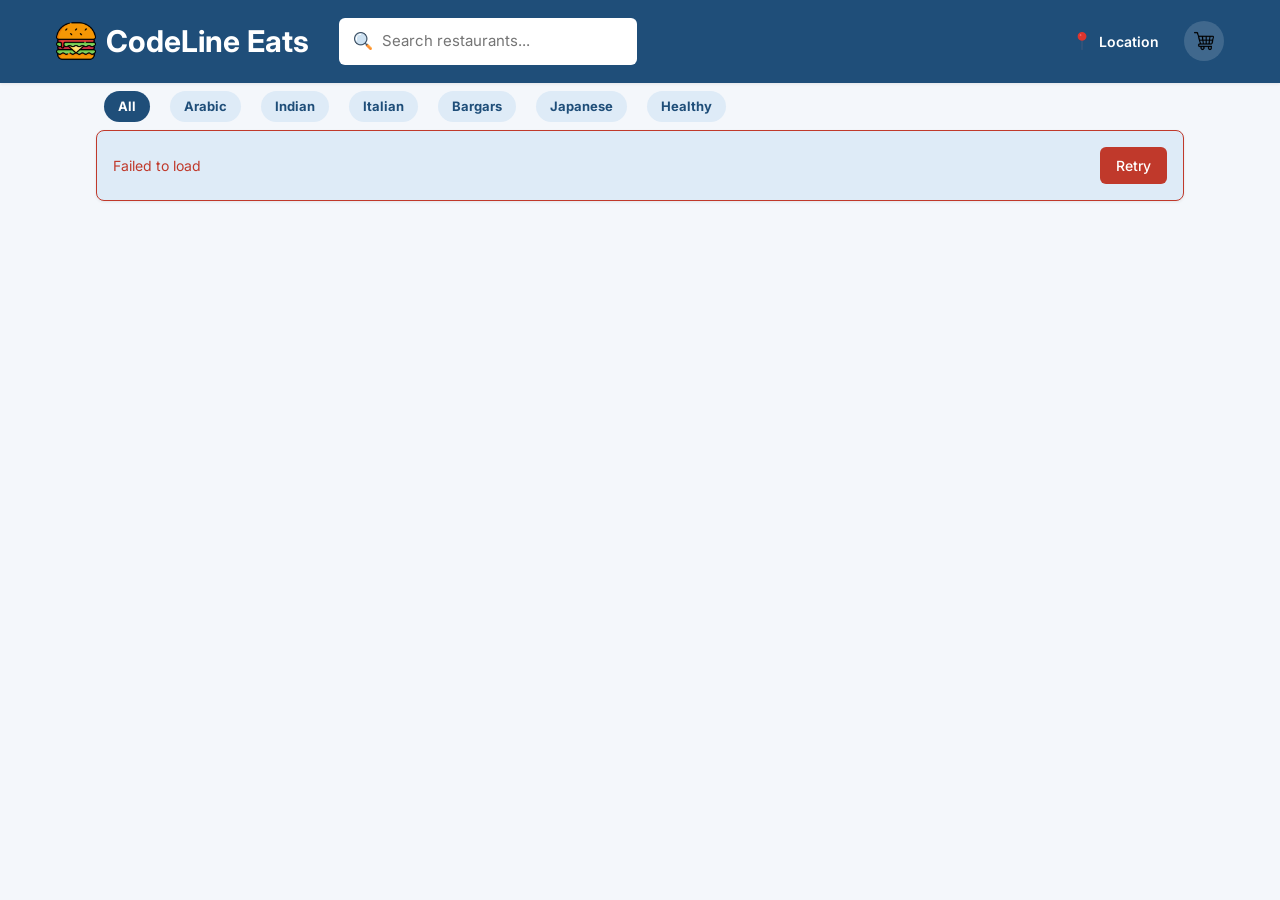
<file: index.html>
<!DOCTYPE html>
<html lang="en">
<head>
    <meta charset="UTF-8">
    <meta name="viewport" content="width=device-width, initial-scale=1.0">
    <title>CodeLine Eats</title>
    <link href="style/style.css" rel="stylesheet"/>    
    <link href="style/restaurant.css" rel="stylesheet"/>    
</head>
<body>

    <header class="header">
        <div class="container">

            <!-- Left -->
            <div class="header-left">
                <div class="logo">
                    <img src="images\burger.png" alt="logo">
                    <span>CodeLine Eats</span>
                </div>

                <div class="search-wrapper">
                    <div class="search-bar">
                        <img class="search-icon" src="images\search.png">
                        <input class="search-input" id="searchInput" placeholder="Search restaurants...">
                    </div>
                </div>
            </div>


            <!-- Right -->
            <div class="header-actions">

                <div class="location-picker">
                    <img class="action-icon" src="images/pin.png">
                    <span>Location</span>
                </div>

                <button class="cart-btn">
                    <img src="images/shopping-cart.png" alt="shping cart">
                </button>

            </div>

        </div>
    </header>

    <section class="container">
        <div class="filter-container">
            <button class="chip chip--active" data-cuisine="All">
                All
            </button>

            <button class="chip" data-cuisine="Arabic">
                Arabic
            </button>

             <button class="chip" data-cuisine="Indian">
                Indian
            </button>

            <button class="chip" data-cuisine="Italian">
                Italian
            </button>

            <button class="chip" data-cuisine="Bargars">
                Bargars
            </button>

            <button class="chip" data-cuisine="Japanese">
                Japanese
            </button>

            <button class="chip" data-cuisine="Healthy">
                Healthy
            </button>

        </div>

    </section>
    

    <main class="container restaurant-grid" id="container">

        <div id="errorMessage" class="message"></div>
        
        </main>

    <main class="container restaurant-grid" id="restaurantContainer">

       <!-- ==========================
                 Loading
        =========================== -->
        


        <!-- ===========================
                 Error
         =========================== -->
        <div id="errorMessage" class="message"></div>
        
       <!--===========================
                  Successful
         =========================== -->
         
        

    </main>
    <script src="api.js"></script>
    <script src="app.js"></script>

</body>
</html>
</file>
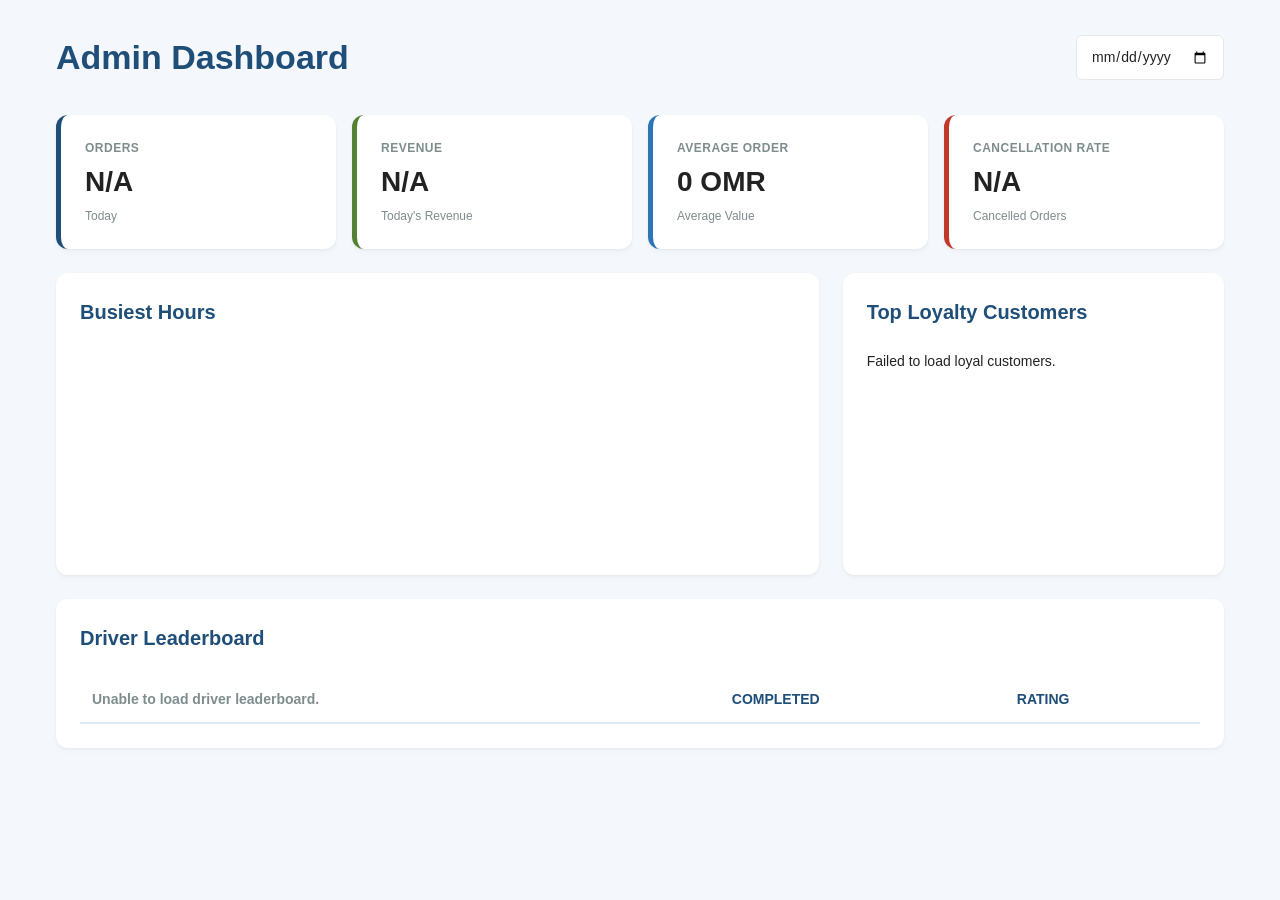
<file: admin.html>
<!DOCTYPE html>
<html lang="en">
<head>
    <meta charset="UTF-8">
    <meta name="viewport" content="width=device-width, initial-scale=1.0">
    <title>Admin Dashboard</title>
    <link href="style/style.css" rel="stylesheet"/>    
    <link rel="stylesheet" href="style/admin.css">

</head>

<body>

<div class="container">

    <!-- Header -->

    <header class="dashboard-header">

        <div>
            <h1>Admin Dashboard</h1>
        </div>

        <div class="date-box">
    <input 
        type="date"
        id="reportDate"
    >
</div>

    </header>

    <!-- Summary Cards -->

    <section class="summary-grid">

        <div class="card orders">

            <span class="card-title">Orders</span>

            <h2 id="restaurant-total-orders">0</h2>

            <span class="card-footer">Today</span>

        </div>

        <div class="card revenue" >

            <span class="card-title">Revenue</span>

            <h2 id="restaurant-revenue" id="restaurant-total-orders">0.00 OMR</h2>

            <span class="card-footer">Today's Revenue</span>

        </div>

        <div class="card average">

            <span class="card-title">Average Order</span>

            <h2 id="averageOrder">0 OMR</h2>

            <span class="card-footer">Average Value</span>

        </div>

        <div class="card cancel">

            <span class="card-title">Cancellation Rate</span>

            <h2 id="cancellation-rate">0%</h2>

            <span class="card-footer">Cancelled Orders</span>

        </div>

    </section>

    <!-- Charts & Customers -->

    <section class="middle-grid">

        <!-- Busiest Hours -->

        <section class="panel">

            <div class="panel-header">
                <h3>Busiest Hours</h3>
            </div>

            <div id="hoursChart" class="chart-container"></div>

        </section>

        <!-- Top Customers -->

        <section class="panel" >

            <div class="panel-header">
                <h3>Top Loyalty Customers</h3>
            </div>

            <div
                 id="loyalty-panel"
                class="customers-list"
            >

            </div>

        </section>

    </section>

    <!-- Driver Leaderboard -->

    <section class="panel">

        <div class="panel-header" >
            <h3>Driver Leaderboard</h3>
        </div>

        <table>

            <thead>

                <tr>

                    <th id="driver-panel">DRIVER</th>

                    <th>COMPLETED</th>

                    <th>RATING</th>

                </tr>

            </thead>

            <tbody id="driverTable">

            </tbody>

        </table>

    </section>

    <!-- Error Message -->

    <div
        id="errorMessage"
        class="error-message hidden"
    >

    </div>

</div>
<script src="api.js"></script>
<script  src="app.js"></script>

</body>
</html>
</file>
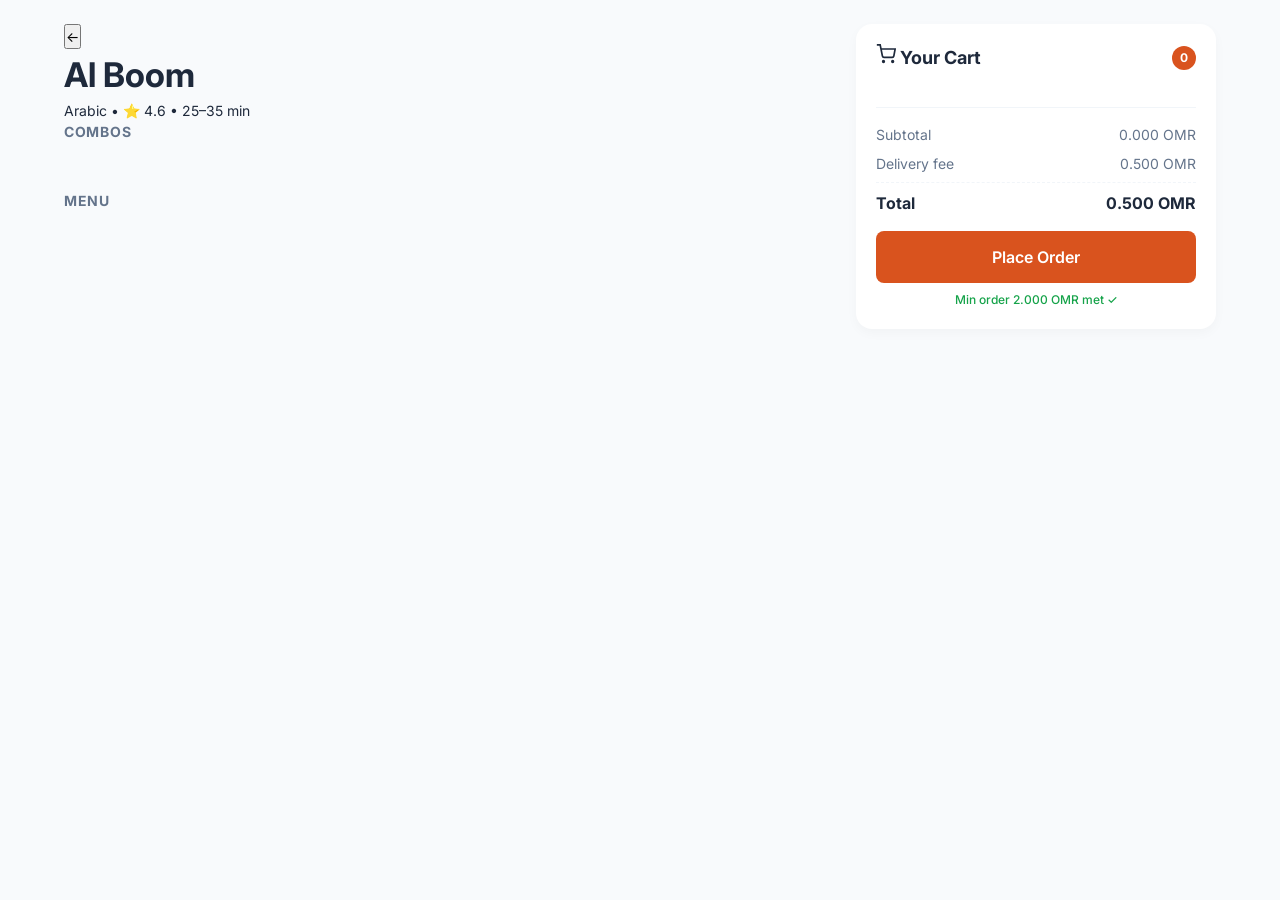
<file: menu.html>
<!DOCTYPE html>
<html lang="en">
<head>
    <meta charset="UTF-8">
    <meta name="viewport" content="width=device-width, initial-scale=1.0">
    <title>Al Boom - Menu</title>
    <link href="https://fonts.googleapis.com/css2?family=Inter:wght@400;500;600;700&display=swap" rel="stylesheet">
    <link rel="stylesheet" href="style/style.css">
    <link rel="stylesheet" href="style/menu.css">

</head>
<body>

    <div class="app-layout">
        <main class="main-content">
            
            <header id="restaurantInfo" class="restaurant-header">
                <button class="back-btn" onclick="history.back()">←</button>
                <div class="restaurant-header__meta">
                    <h1 class="restaurant-header__title" id="restaurant-name">Al Boom</h1>
                    <div class="restaurant-header__details" >
                        <span id="cuisine">Arabic</span> • 
                        <span class="rating">⭐ 4.6</span> • 
                        <span>25–35 min</span>
                    </div>
                </div>
            </header>

            <div id="categoryChips" class="category-chips-row">
                </div>

            <section class="section-block">
                <h2 class="section-title">COMBOS</h2>
                <div id="comboContainer" class="combos-grid">
                    </div>
            </section>

            <section class="section-block">
                <h2 class="section-title">MENU</h2>
                <div id="menuContainer" class="menu-list">
                    </div>
            </section>

        </main>

        <aside class="cart-sidebar">
            <div class="cart-card">
                <div class="cart-card__header">
                    <div class="cart-card__title">
                        <svg class="cart-icon" width="20" height="20" viewBox="0 0 24 24" fill="none" stroke="currentColor" stroke-width="2"><circle cx="9" cy="21" r="1"></circle><circle cx="20" cy="21" r="1"></circle><path d="M1 1h4l2.68 13.39a2 2 0 0 0 2 1.61h9.72a2 2 0 0 0 2-1.61L23 6H6"></path></svg>
                        <span>Your Cart</span>
                    </div>
                    <span id="cart-count" class="cart-count-badge">0</span>
                </div>

                <div id="cart-items-container" class="cart-items-list">
                    </div>

                <hr class="cart-divider">

                <div class="cart-totals">
                    <div class="totals-row">
                        <span>Subtotal</span>
                        <span id="subtotal">0.000 OMR</span>
                    </div>
                    <div class="totals-row">
                        <span>Delivery fee</span>
                        <span id="delivery-fee">0.500 OMR</span>
                    </div>
                    <hr class="cart-divider-light">
                    <div class="totals-row totals-row--final">
                        <span>Total</span>
                        <span id="total-price">0.500 OMR</span>
                    </div>
                </div>

                <button class="place-order-btn">Place Order</button>
                <div class="min-order-notice" id="min-order-notice">
                    Min order 2.000 OMR met ✓
                </div>
            </div>
        </aside>
    </div>
    <script src="api.js"></script>
    <script src="app.js"></script>
</body>
</html>
</file>
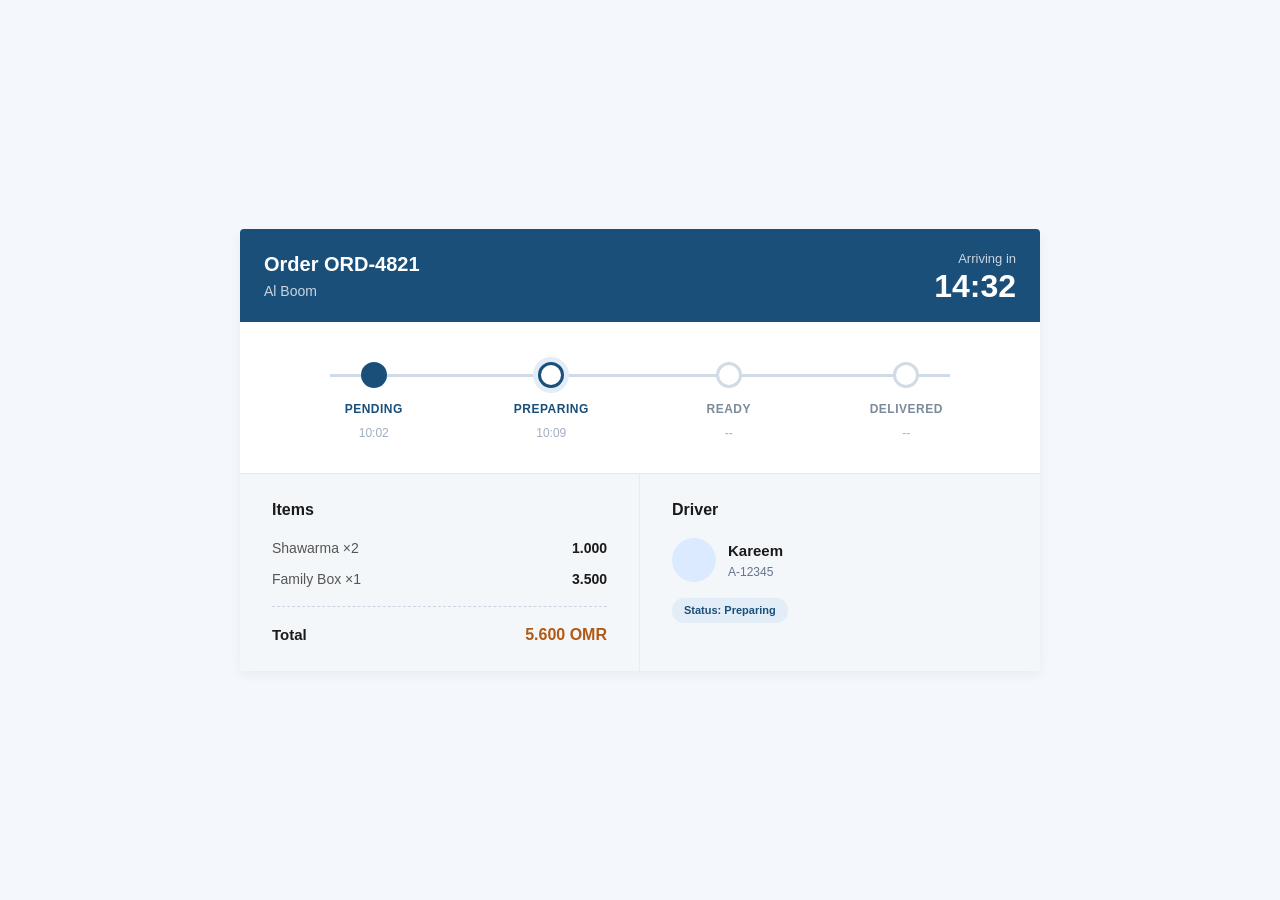
<file: track.html>
<!DOCTYPE html>
<html lang="en">
<head>
    <meta charset="UTF-8">
    <meta name="viewport" content="width=device-width, initial-scale=1.0">

    <title>Order Tracking</title>

    <link rel="stylesheet" href="style/track.css">
    <link rel="stylesheet" href="style/style.css">

</head>

<body>


<div class="tracking-container">

    <!-- Header -->
    <section class="tracking-header">
        <div>
            <h2 id="orderNumber">Order ORD-4821</h2>
            <p id="restaurantName">Al Boom</p>
        </div>
        <div class="eta-box">
            <span>Arriving in</span>
            <h1 id="countdown">14:32</h1>
        </div>
    </section>

    <!-- Timeline -->
    <section class="timeline">
        <div class="step completed" id="pending">
            <div class="circle"></div>
            <h4>PENDING</h4>
            <small id="pendingTime">10:02</small>
        </div>

        <div class="step current" id="preparing">
            <div class="circle"></div>
            <h4>PREPARING</h4>
            <small id="preparingTime">10:09</small>
        </div>

        <div class="step" id="ready">
            <div class="circle"></div>
            <h4>READY</h4>
            <small id="readyTime">--</small>
        </div>

        <div class="step" id="delivered">
            <div class="circle"></div>
            <h4>DELIVERED</h4>
            <small id="deliveredTime">--</small>
        </div>
    </section>

    <!-- Details -->
    <section class="details">
        
        <!-- Items Box -->
        <div class="items-box">
            <h3>Items</h3>
            <div id="orderItems">
                <div class="item-row">
                    <span>Shawarma ×2</span>
                    <span>1.000</span>
                </div>
                <div class="item-row">
                    <span>Family Box ×1</span>
                    <span>3.500</span>
                </div>
            </div>

            <hr>

            <div class="total-row">
                <b>Total</b>
                <strong id="total">5.600 OMR</strong>
            </div>
        </div>

        <!-- Driver Box -->
        <div class="driver-box">
            <h3>Driver</h3>
            <div class="driver-info">
                <div class="avatar"></div>
                <div>
                    <h3 id="driverName" style="margin: 0;">Kareem</h3>
                    <p id="vehicle">A-12345</p>
                </div>
            </div>
            <span class="driver-status" id="driverStatus">Status: Preparing</span>
        </div>

    </section>

</div>
<script src="api.js"></script>
<script src="app.js"></script>

</body>
</html>
</file>
<file: style/style.css>
/* ======================================================
   DESIGN SYSTEM
   Food Delivery Platform
====================================================== */

/* Google Font */
@import url('https://fonts.googleapis.com/css2?family=Inter:wght@400;600;700&display=swap');

/* ======================================================
   1. DESIGN TOKENS
====================================================== */

:root{

    /* Colors */
    --brand:#1F4E79;
    --brand-mid:#2E75B6;
    --brand-tint:#DEEBF7;

    --accent:#C55A11;
    --success:#548235;
    --danger:#C0392B;

    --ink:#222222;
    --muted:#595959;

    --surface:#FFFFFF;
    --bg:#F4F7FB;

    /* Typography */
    --fs-cap:12px;
    --fs-body:14px;
    --fs-lg:16px;
    --fs-h3:20px;
    --fs-h2:26px;
    --fs-h1:34px;

    /* Spacing */
    --space-1:4px;
    --space-2:8px;
    --space-3:12px;
    --space-4:16px;
    --space-5:24px;
    --space-6:32px;
    --space-7:48px;

    /* Radius */
    --radius:8px;
    --radius-sm:6px;
    --radius-pill:999px;

    /* Shadows */
    --shadow:0 1px 3px rgba(0,0,0,.08);
    --shadow-lg:0 6px 18px rgba(0,0,0,.14);

}

/* ======================================================
   2. GLOBAL RESET
====================================================== */

*{
    margin:0;
    padding:0;
    box-sizing:border-box;
}

html{
    scroll-behavior:smooth;
}

body{

    font-family:'Inter',system-ui,sans-serif;
    font-size:var(--fs-body);
    line-height:1.5;

    background:var(--bg);
    color:var(--ink);

}

img{
    max-width:100%;
    display:block;
}

a{
    color:inherit;
    text-decoration:none;
}

button,
input{
    font:inherit;
}

ul{
    list-style:none;
}

/* ======================================================
   3. TYPOGRAPHY
====================================================== */

h1{
    font-size:var(--fs-h1);
    font-weight:700;
}

h2{
    font-size:var(--fs-h2);
    font-weight:700;
}

h3{
    font-size:var(--fs-h3);
    font-weight:600;
}

p{
    color:var(--muted);
}

.caption{
    font-size:var(--fs-cap);
}

/* ======================================================
   4. CONTAINER
====================================================== */

.container{

    width:min(1120px,100%);
    margin:auto;
    padding-inline:var(--space-4);

}

/* ======================================================
   5. BUTTONS
====================================================== */

.btn{

    display:inline-flex;
    align-items:center;
    justify-content:center;

    padding:10px 18px;

    border:none;
    border-radius:var(--radius-sm);

    cursor:pointer;

    font-weight:600;

    transition:.3s;

}

.btn--primary{

    background:var(--brand);
    color:white;

}

.btn--primary:hover{

    background:#1b456b;

}

.btn--ghost{

    background:transparent;
    color:var(--brand);

    border:1px solid var(--brand);

}

.btn--ghost:hover{

    background:var(--brand-tint);

}

/* ======================================================
   6. CARD
====================================================== */

.card{

    background:var(--surface);

    padding:16px;

    border-radius:var(--radius);

    box-shadow:var(--shadow);

    transition:.3s;

}

.card:hover{

    transform:translateX(-3px);

    box-shadow:var(--shadow-lg);

}

/* ======================================================
   7. CHIP
====================================================== */

.chip{

    display:inline-flex;
    align-items:center;
    padding:6px 14px;
    margin: var(--space-2);
    border: 0px;
    border-radius:var(--radius-pill);

    background:var(--brand-tint);

    color:var(--brand);
    font-weight: bold;

    cursor:pointer;

    font-size:13px;

}

.chip--active{

    background:var(--brand);

    color:white;

}

/* ======================================================
   8. INPUT
====================================================== */

.field{

    width:100%;

    padding:10px;

    border:1px solid #ccc;

    border-radius:var(--radius-sm);

    outline:none;

    transition:.3s;

}

.field:focus{

    border-color:var(--brand-mid);

    box-shadow:0 0 0 3px rgba(46,117,182,.2);

}

/* ======================================================
   9. BADGES
====================================================== */

.badge{

    display:inline-block;

    padding:4px 10px;

    border-radius:var(--radius-pill);

    font-size:12px;

    font-weight:600;

}

.badge--success{

    background:#EAF5E2;

    color:var(--success);

}

.badge--danger{

    background:#FCEAE8;

    color:var(--danger);

}

.badge--accent{

    background:#FBE8DA;

    color:var(--accent);

}

/* ======================================================
   10. BANNERS
====================================================== */

.banner{

    width:100%;

    padding:14px 18px;

    display:flex;
    justify-content:space-between;
    align-items:center;

    border-radius:var(--radius);

}

.banner--error{

    background:#fdecea;

    color:var(--danger);

}

.banner--info{

    background:var(--brand-tint);

    color:var(--brand);

}

.banner button{

    background:none;
    border:none;
    cursor:pointer;
    font-size:20px;

}

/* ======================================================
   11. SKELETON
====================================================== */

.skeleton{

    height:20px;

    border-radius:var(--radius);

    background:linear-gradient(
        90deg,
        #eeeeee 25%,
        #f7f7f7 50%,
        #eeeeee 75%
    );

    background-size:200% 100%;

    animation:loading 1.2s infinite;

}

@keyframes loading{

    from{
        background-position:200% 0;
    }

    to{
        background-position:-200% 0;
    }

}

/* ======================================================
   12. EMPTY STATE
====================================================== */

/* Make sure error banners and empty states span full-width across the grid columns */
.error-wrapper, 
.empty-state {
    grid-column: 1 / -1; 
    width: 100%;
    display: flex;
    justify-content: center;
    align-items: center;
    padding: 40px 20px;
}

/* Base styles for your error banner */
.error-banner {
    background-color: #fef2f2;
    border: 1px solid #fee2e2;
    color: #991b1b;
    padding: 16px 24px;
    border-radius: var(--radius, 8px);
    display: flex;
    align-items: center;
    gap: 16px;
}

.retry-btn {
    background-color: #dc2626;
    color: white;
    border: none;
    padding: 6px 12px;
    border-radius: 4px;
    cursor: pointer;
    font-weight: 500;
    transition: background 0.2s;
}

.retry-btn:hover {
    background-color: #b91c1c;
}

/* ======================================================
   13. UTILITIES
====================================================== */

.text-center{
    text-align:center;
}

.mt-4{
    margin-top:var(--space-4);
}

.mt-5{
    margin-top:var(--space-5);
}

.mb-4{
    margin-bottom:var(--space-4);
}

.flex{
    display:flex;
}

.flex-between{

    display:flex;
    justify-content:space-between;
    align-items:center;

}

.grid{

    display:grid;
    gap:var(--space-4);

}
</file>
<file: style/restaurant.css>
:root{

    /* Colors */
    --brand:#1F4E79;
    --brand-mid:#2E75B6;
    --brand-tint:#DEEBF7;

    --accent:#C55A11;
    --success:#548235;
    --danger:#C0392B;

    --ink:#222222;
    --muted:#595959;
    --gray:#d8d8d8;
    --light-gray:#b1b1b1;



    --surface:#FFFFFF;
    --bg:#F4F7FB;

    /* Typography */
    --fs-cap:12px;
    --fs-body:14px;
    --fs-lg:16px;
    --fs-h3:20px;
    --fs-h2:26px;
    --fs-h1:34px;

    /* Spacing */
    --space-1:4px;
    --space-2:8px;
    --space-3:12px;
    --space-4:16px;
    --space-5:24px;
    --space-6:32px;
    --space-7:48px;

    /* Radius */
    --radius:8px;
    --radius-sm:6px;
    --radius-pill:999px;

    /* Shadows */
    --shadow:0 1px 3px rgba(0,0,0,.08);
    --shadow-lg:0 6px 18px rgba(0,0,0,.14);

}


header{
    background:var(--brand);
    padding:18px 40px;
    box-shadow:var(--shadow);
}


.header .container{
    display:flex;
    align-items:center;
    justify-content:space-between;
    width:100%;
}


/* LEFT SIDE */
.header-left{
    display:flex;
    align-items:center;
    gap:30px;
}


/* Logo */
.logo{
    display:flex;
    align-items:center;
    gap:10px;

    color:white;
    font-size:30px;
    font-weight:700;
}

.logo img{
    width:40px;
}


/* Search */
.search-wrapper{
    display:flex;
}


.search-bar{
    width:100%;
    
    background:white;
    border-radius:var(--radius-sm);
    display:flex;
    align-items:center;
    padding:12px 15px;
}


.search-icon{
    width:18px;
    height:18px;
    margin-right:10px;
}


.search-input{
    width:100%;
    border:none;
    outline:none;
    font-size:15px;
}


/* RIGHT SIDE */
.header-actions{

    display:flex;
    align-items:center;
    gap:25px;

    color:white;
    font-weight:600;
}

/*location*/
.location-picker{

    display:flex;
    align-items:center;
    gap:8px;

}

.action-icon{
    width:18px;
    height:18px;
}


/* Cart */

.cart-btn{

    width:40px;
    height:40px;

    border-radius:50%;
    border:none;

    background:rgba(255,255,255,.15);

    color:white;

    cursor:pointer;

    display:flex;
    align-items:center;
    justify-content:center;

}
.cart-btn img{
    width: 20px;
}


.cart-btn:hover{

    background:white;
    color:var(--brand);

}



/* ===========================
   Restaurant Gid
=========================== */

.restaurant-grid{
    display: grid;
    grid-template-columns: repeat(auto-fit,minmax(200px,1fr));
    gap: 25px;
    margin-bottom: 50px;
    
}



/* ===========================
   Restaurant Card
=========================== */

.card {
  width: 260px;
  background: var(--surface);
  border-radius:var(--space-4);
  box-shadow: var(--shadow-lg);
  overflow: hidden;
}

.card-image {
  position: relative;
  height: 110px;
  background-color: #f3e2d3;
  background-image: repeating-linear-gradient(
    45deg,
    #ecd9c6 0px,
    #ecd9c6 10px,
    #f3e2d3 10px,
    #f3e2d3 20px
  );
}

.badge-open {
  position: absolute;
  top: 10px;
  right: 10px;
  background: #d7f3df;
  color: #1e7a3d;
  font-size: 12px;
  font-weight: 600;
  padding: 4px 12px;
  border-radius: 999px;
}

.badge-close {
  position: absolute;
  top: 10px;
  right: 10px;
  background: var(--gray);
  color: var(--light-gray);
  font-size: 12px;
  font-weight: 600;
  padding: 4px 12px;
  border-radius: 999px;
}

.card-body {
  padding:var(--space-4);
}

.title-row {
  display: flex;
  align-items: center;
  justify-content: space-between;
  margin-bottom: 10px;
}

.title {
  font-size: 16px;
  font-weight: 700;
  color: #1a1a1a;
  margin: 0;
}

.rating {
  display: flex;
  align-items: center;
  gap: 4px;
  font-size: 14px;
  font-weight: 600;
  color: #1a1a1a;
}

.star-icon{
     width: 14px;
     height: 14px;
     object-fit: contain;
    }

.badge-category {
  display: inline-block;
  background: #e4edfb;
  color: #2266c4;
  font-size: 12px;
  font-weight: 600;
  padding: 4px 12px;
  border-radius: var(--radius-pill);
  margin-bottom: 14px;
}

.stats-row {
  display: flex;
  gap: 32px;
  margin-bottom: 16px;
}

.stat-label {
  font-size: 12px;
  color: #8a8a8a;
  margin: 0 0 2px;
}

.stat-value {
  font-size: 14px;
  font-weight: 700;
  color: #1a1a1a;
  margin: 0;
}

.btn-menu {
  width: 100%;
  background: var(--brand);
  color: var(--surface);
  border: none;
  border-radius: 8px;
  padding: 12px;
  font-size: 15px;
  font-weight: 600;
  cursor: pointer;
}

.btn-close{
  width: 100%;

background: var(--gray);
  color: var(--light-gray);
  border: none;
  border-radius: 8px;
  padding: 12px;
  font-size: 15px;
  font-weight: 600;
  cursor: pointer;
}

.btn-menu:hover {
  background: #142c47;
}

/* =========================
   Loading Skeleton
========================= */

.skeleton-card{
    width:100%;
    height:180px;
    margin-bottom:var(--space-4);
    border-radius:var(--radius);

    background:linear-gradient(
        90deg,
        var(--brand-tint) 25%,
        var(--surface) 50%,
        var(--brand-tint) 75%
    );

    background-size:200% 100%;
    animation:skeleton-loading 1.2s infinite;
}

@keyframes skeleton-loading{

    0%{
        background-position:200% 0;
    }

    100%{
        background-position:-200% 0;
    }

}


/* =========================
   Error Banner
========================= */

.error-banner{

    background:var(--brand-tint);
    color:var(--danger);

    border:1px solid var(--danger);

    padding:var(--space-4);

    border-radius:var(--radius);

    box-shadow:var(--shadow);

    display:flex;

    justify-content:space-between;

    align-items:center;

}


/* Retry Button */

.retry-btn{

    background:var(--danger);

    color:var(--surface);

    border:none;

    padding:var(--space-2) var(--space-4);

    border-radius:var(--radius-sm);

    cursor:pointer;

}

.retry-btn:hover{

    opacity:.9;

}


/* =========================
   No Results
========================= */

.no-results{

    text-align:center;

    color:var(--muted);

    font-size:var(--fs-lg);

    padding:var(--space-5);

}
</file>
<file: style/admin.css>
:root {
    /* Colors */
    --brand: #1F4E79;
    --brand-mid: #2E75B6;
    --brand-tint: #DEEBF7;

    --accent: #C55A11;
    --success: #548235;
    --danger: #C0392B;

    --ink: #222222;
    --muted: #7F8C8D; 

    --surface: #FFFFFF;
    --bg: #F4F7FB;

    /* Typography */
    --fs-cap: 12px;
    --fs-body: 14px;
    --fs-lg: 16px;
    --fs-h3: 20px;
    --fs-h2: 28px;
    --fs-h1: 34px;

    /* Spacing */
    --space-1: 4px;
    --space-2: 8px;
    --space-3: 12px;
    --space-4: 16px;
    --space-5: 24px;
    --space-6: 32px;

    /* Radius */
    --radius: 12px;
    --radius-sm: 6px;
    --radius-pill: 999px;

    /* Shadows */
    --shadow: 0 4px 6px rgba(0,0,0,.02), 0 1px 3px rgba(0,0,0,.05);
    --shadow-lg: 0 10px 25px rgba(0,0,0,.08);

    --border: #E5E7EB;
    --transition: .3s ease;
    --container: 1200px;
}

* {
    box-sizing: border-box;
    margin: 0;
    padding: 0;
    font-family: 'Segoe UI', Tahoma, Geneva, Verdana, sans-serif;
}

body {
    background: var(--bg);
    color: var(--ink);
    font-size: var(--fs-body);
    padding: var(--space-6) 0;
}

.container {
    width: min(var(--container), 95%);
    margin: 0 auto;
}

/* Header */
.dashboard-header {
    display: flex;
    justify-content: space-between;
    align-items: center;
    margin-bottom: var(--space-6);
}

.dashboard-header h1 {
    font-size: var(--fs-h1);
    color: var(--brand);
}
.subtitle {
    color: var(--muted);
    margin-top: 4px;
}

/* Date Picker */
.date-box {
    display: flex;
    align-items: center;
    gap: var(--space-2);
}

.date-box input {
    padding: 10px 14px;
    border: 1px solid var(--border);
    border-radius: var(--radius-sm);
    background: var(--surface);
    color: var(--ink);
    outline: none;
}

/* Summary Cards */
.summary-grid {
    display: grid;
    grid-template-columns: repeat(auto-fit, minmax(220px, 1fr));
    gap: var(--space-4);
    margin-bottom: var(--space-5);
}

.card {
    background: var(--surface);
    border-radius: var(--radius);
    padding: var(--space-5);
    box-shadow: var(--shadow);
    transition: var(--transition);
    display: flex;
    flex-direction: column;
    gap: var(--space-1);
}

.card:hover {
    box-shadow: var(--shadow-lg);
    transform: translateY(-3px);
}

.card-title {
    color: var(--muted);
    font-size: var(--fs-cap);
    text-transform: uppercase;
    font-weight: 600;
    letter-spacing: 0.5px;
}

.card h2 {
    font-size: var(--fs-h2);
    color: var(--ink);
    font-weight: 700;
}

.card-footer {
    color: var(--muted);
    font-size: var(--fs-cap);
}

/* Card Borders */
.card.orders { border-left: 5px solid var(--brand); }
.card.revenue { border-left: 5px solid var(--success); }
.card.average { border-left: 5px solid var(--brand-mid); }
.card.cancel { border-left: 5px solid var(--danger); }

/* Grids */
.middle-grid {
    display: grid;
    grid-template-columns: 2fr 1fr;
    gap: var(--space-5);
    margin-bottom: var(--space-5);
}

@media (max-width: 768px) {
    .middle-grid {
        grid-template-columns: 1fr;
    }
}

.panel {
    background: var(--surface);
    border-radius: var(--radius);
    box-shadow: var(--shadow);
    padding: var(--space-5);
}

.panel h3 {
    font-size: var(--fs-h3);
    color: var(--brand);
    margin-bottom: var(--space-5);
}

/* Chart Container styling */
.chart-container {
    display: flex;
    justify-content: space-between;
    align-items: flex-end;
    height: 200px;
    padding-top: 20px;
}

.chart-bar-wrapper {
    display: flex;
    flex-direction: column;
    align-items: center;
    gap: var(--space-2);
    flex: 1;
}

.bar {
    width: 40px;
    background: linear-gradient(to top, var(--brand), var(--brand-mid));
    border-radius: var(--radius-sm) var(--radius-sm) 0 0;
    transition: height 0.5s ease;
}

.bar-label {
    font-size: var(--fs-cap);
    color: var(--muted);
}

/* Top Customers */
.customers-list {
    display: flex;
    flex-direction: column;
    gap: var(--space-3);
}

.customer {
    display: flex;
    justify-content: space-between;
    align-items: center;
    padding: var(--space-2) 0;
}

.customer-info {
    display: flex;
    align-items: center;
    gap: var(--space-3);
}

.customer-rank {
    width: 24px;
    height: 24px;
    background: var(--brand-tint);
    color: var(--brand);
    border-radius: var(--radius-pill);
    display: flex;
    align-items: center;
    justify-content: center;
    font-weight: bold;
    font-size: var(--fs-cap);
}

.customer-name {
    color: var(--ink);
    font-weight: 600;
}

.customer-points {
    color: var(--accent);
    font-weight: 700;
}

/* Driver Table */
table {
    width: 100%;
    border-collapse: collapse;
    margin-top: var(--space-2);
}

th {
    color: var(--brand);
    text-align: left;
    padding: var(--space-3);
    font-weight: 600;
    border-bottom: 2px solid var(--brand-tint);
}

td {
    padding: var(--space-4) var(--space-3);
    border-bottom: 1px solid var(--border);
}

tr:last-child td {
    border-bottom: none;
}

.rating-star {
    color: #F1C40F;
    margin-right: var(--space-1);
}

/* Utilities */
.hidden { display: none; }
.error-message {
    background: #fdecec;
    color: var(--danger);
    padding: var(--space-4);
    border-radius: var(--radius);
    margin-top: var(--space-4);
}
</file>
<file: style/menu.css>
:root {
    --bg-app: #f8fafc;
    --bg-card: #ffffff;
    --text-main: #1e293b;
    --text-muted: #64748b;
    --primary-orange: #d9531e;
    --border-color: #f1f5f9;
}

body {
    margin: 0;
    font-family: 'Inter', sans-serif;
    background-color: var(--bg-app);
    color: var(--text-main);
}

/* Two Column Layout */
.app-layout {
    display: grid;
    grid-template-columns: 1fr 360px;
    gap: 24px;
    max-width: 1200px;
    margin: 0 auto;
    padding: 24px;
}

/* Layout Blocks */
.section-block { margin-bottom: 32px; }
.section-title { font-size: 14px; letter-spacing: 0.05em; color: var(--text-muted); font-weight: 700; margin-bottom: 16px; }

/* Combos grid (Horizontal items) */
.combos-grid {
    display: grid;
    grid-template-columns: repeat(auto-fill, minmax(300px, 1fr));
    gap: 16px;
}

/* Base Card structure for dynamic items generated by your JS */
.menu-card {
    background: var(--bg-card);
    border-radius: 12px;
    padding: 16px;
    display: flex;
    gap: 16px;
    border: 1px solid var(--border-color);
}

/* Cart Sidebar Styling */
.cart-sidebar {
    position: sticky;
    top: 24px;
    height: fit-content;
}

.cart-card {
    background: var(--bg-card);
    border-radius: 16px;
    padding: 20px;
    box-shadow: 0 4px 12px rgba(0,0,0,0.03);
}

.cart-card__header {
    display: flex;
    justify-content: space-between;
    align-items: center;
    font-weight: 700;
    font-size: 18px;
    margin-bottom: 20px;
}

.cart-count-badge {
    background: var(--primary-orange);
    color: white;
    border-radius: 50%;
    width: 24px;
    height: 24px;
    display: flex;
    align-items: center;
    justify-content: center;
    font-size: 12px;
}

.cart-items-list {
    max-height: 240px;
    overflow-y: auto;
}

.cart-item {
    display: flex;
    justify-content: space-between;
    margin-bottom: 12px;
}

.cart-totals { margin: 16px 0; }
.totals-row { display: flex; justify-content: space-between; color: var(--text-muted); margin-bottom: 8px; font-size: 14px;}
.totals-row--final { color: var(--text-main); font-weight: 700; font-size: 16px; }

.place-order-btn {
    width: 100%;
    background: var(--primary-orange);
    color: white;
    border: none;
    padding: 14px;
    border-radius: 8px;
    font-weight: 600;
    font-size: 16px;
    cursor: pointer;
}

.min-order-notice {
    text-align: center;
    color: #16a34a;
    font-size: 12px;
    margin-top: 8px;
    font-weight: 500;
}

.cart-divider { border: 0; border-top: 1px solid var(--border-color); margin: 16px 0; }
.cart-divider-light { border: 0; border-top: 1px dashed var(--border-color); margin: 8px 0; }


.unavailable-name {
    text-decoration: line-through;
    color: #888;
}

.add-btn:disabled {
    background-color: #ccc;
    color: #666;
    cursor: not-allowed;
    opacity: 0.8;
}
</file>
<file: style/track.css>
* {
            box-sizing: border-box;
            margin: 0;
            padding: 0;
            font-family: -apple-system, BlinkMacSystemFont, "Segoe UI", Roboto, Helvetica, Arial, sans-serif;
        }

        body {
            background-color: #f8f9fa;
            display: flex;
            justify-content: center;
            align-items: center;
            min-height: 100vh;
            padding: 20px;
        }
.tracking-container {
            width: 100%;
            max-width: 800px;
            background-color: #ffffff;
            box-shadow: 0 4px 12px rgba(0, 0, 0, 0.05);
            border-radius: 4px;
            overflow: hidden;
        }

        /* Header */
        .tracking-header {
            background-color: #1a4f7a;
            color: #ffffff;
            padding: 20px 24px;
            display: flex;
            justify-content: space-between;
            align-items: center;
        }

        .tracking-header h2 {
            font-size: 20px;
            font-weight: 700;
            margin-bottom: 2px;
        }

        .tracking-header p {
            font-size: 14px;
            color: #cbd5e1;
        }

        .eta-box {
            text-align: right;
        }

        .eta-box span {
            font-size: 13px;
            color: #cbd5e1;
            display: block;
        }

        .eta-box h1 {
            font-size: 32px;
            font-weight: 700;
            line-height: 1;
            margin-top: 2px;
        }

        /* Timeline */
        .timeline {
            display: flex;
            justify-content: space-between;
            position: relative;
            padding: 40px 45px 30px 45px;
            background-color: #ffffff;
        }

        /* The horizontal connecting line */
        .timeline::before {
            content: '';
            position: absolute;
            top: 52px;
            left: 90px;
            right: 90px;
            height: 3px;
            background-color: #d1dbe5;
            z-index: 1;
        }

        .step {
            text-align: center;
            position: relative;
            z-index: 2;
            flex: 1;
        }

        .circle {
            width: 26px;
            height: 26px;
            border-radius: 50%;
            background-color: #ffffff;
            border: 3px solid #d1dbe5;
            margin: 0 auto 12px auto;
            transition: all 0.3s ease;
        }

        .step h4 {
            font-size: 12px;
            font-weight: 700;
            color: #7c8b9a;
            letter-spacing: 0.5px;
            margin-bottom: 4px;
        }

        .step small {
            font-size: 12px;
            color: #a0aec0;
        }

        /* Step States */
        .step.completed .circle {
            background-color: #1a4f7a;
            border-color: #1a4f7a;
        }

        .step.completed h4 {
            color: #1a4f7a;
        }

        .step.current .circle {
            background-color: #ffffff;
            border-color: #1a4f7a;
            box-shadow: 0 0 0 5px #e2edf7;
        }

        .step.current h4 {
            color: #1a4f7a;
        }

        /* Details & Bottom Layout */
        .details {
            display: grid;
            grid-template-columns: 1fr 1fr;
            background-color: #f4f7f9;
            border-top: 1px solid #e2e8f0;
        }

        .items-box, .driver-box {
            padding: 24px 32px;
        }

        .items-box {
            border-right: 1px solid #e2edf5;
        }

        .details h3 {
            font-size: 16px;
            color: #1a1a1a;
            margin-bottom: 16px;
            font-weight: 700;
        }

        /* Item Rows */
        .item-row {
            display: flex;
            justify-content: space-between;
            font-size: 14px;
            color: #555555;
            margin-bottom: 10px;
        }

        .item-row span:last-child {
            font-weight: 700;
            color: #1a1a1a;
        }

        hr {
            border: none;
            border-top: 1px dashed #cbd5e1;
            margin: 16px 0;
        }

        .total-row {
            display: flex;
            justify-content: space-between;
            align-items: center;
        }

        .total-row b {
            font-size: 15px;
            color: #1a1a1a;
        }

        .total-row strong {
            font-size: 16px;
            color: #b15a15;
            font-weight: 700;
        }

        /* Driver Section */
        .driver-info {
            display: flex;
            align-items: center;
            margin-bottom: 16px;
        }

        .avatar {
            width: 44px;
            height: 44px;
            border-radius: 50%;
            background-color: #dbeafe;
            margin-right: 12px;
        }

        .driver-info h3 {
            font-size: 15px;
            margin-bottom: 2px;
        }

        .driver-info p {
            font-size: 12px;
            color: #64748b;
        }

        .driver-status {
            display: inline-block;
            background-color: #e2edf7;
            color: #1a4f7a;
            font-size: 11px;
            font-weight: 700;
            padding: 4px 12px;
            border-radius: 12px;
        }
</file>
